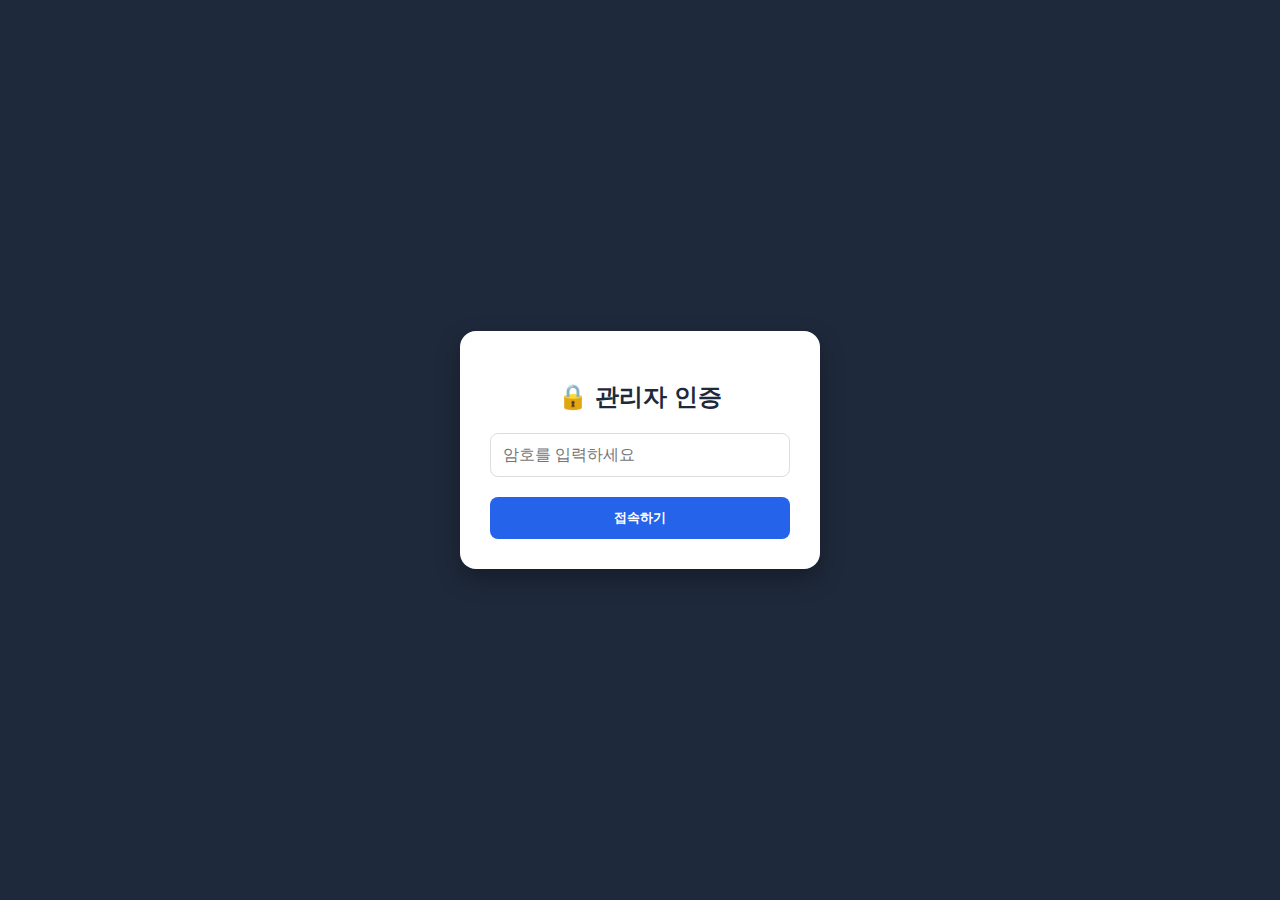
<file: admin/index.html>
<!DOCTYPE html>
<html lang="ko">
<head>
    <meta charset="UTF-8">
    <meta name="viewport" content="width=device-width, initial-scale=1.0">
    <title>솔라시도 관리자 인증</title>
    <style>
        body { background: #1e293b; display: flex; align-items: center; justify-content: center; height: 100vh; margin: 0; font-family: sans-serif; }
        .login-box { background: white; padding: 30px; border-radius: 16px; box-shadow: 0 10px 25px rgba(0,0,0,0.3); text-align: center; width: 300px; }
        h2 { color: #1e293b; margin-bottom: 20px; }
        input { width: 100%; padding: 12px; margin-bottom: 20px; border: 1px solid #ddd; border-radius: 8px; box-sizing: border-box; font-size: 1rem; }
        button { width: 100%; padding: 12px; background: #2563eb; color: white; border: none; border-radius: 8px; font-weight: bold; cursor: pointer; }
    </style>
</head>
<body>
    <div class="login-box">
        <h2>🔒 관리자 인증</h2>
        <input type="password" id="adminPw" placeholder="암호를 입력하세요" onkeypress="if(event.keyCode==13) checkPw()">
        <button onclick="checkPw()">접속하기</button>
    </div>

    <script>
        function checkPw() {
            const pw = document.getElementById('adminPw').value;
            // 여기에 사장님만 아는 암호를 설정하세요 (예: 1234)
            if (pw === "1234") { 
                sessionStorage.setItem("isLoggedIn", "true");
                location.href = "admin.html"; // 모바일 메인으로 이동
            } else {
                alert("암호가 틀렸습니다.");
            }
        }
    </script>
</body>
</html>
</file>
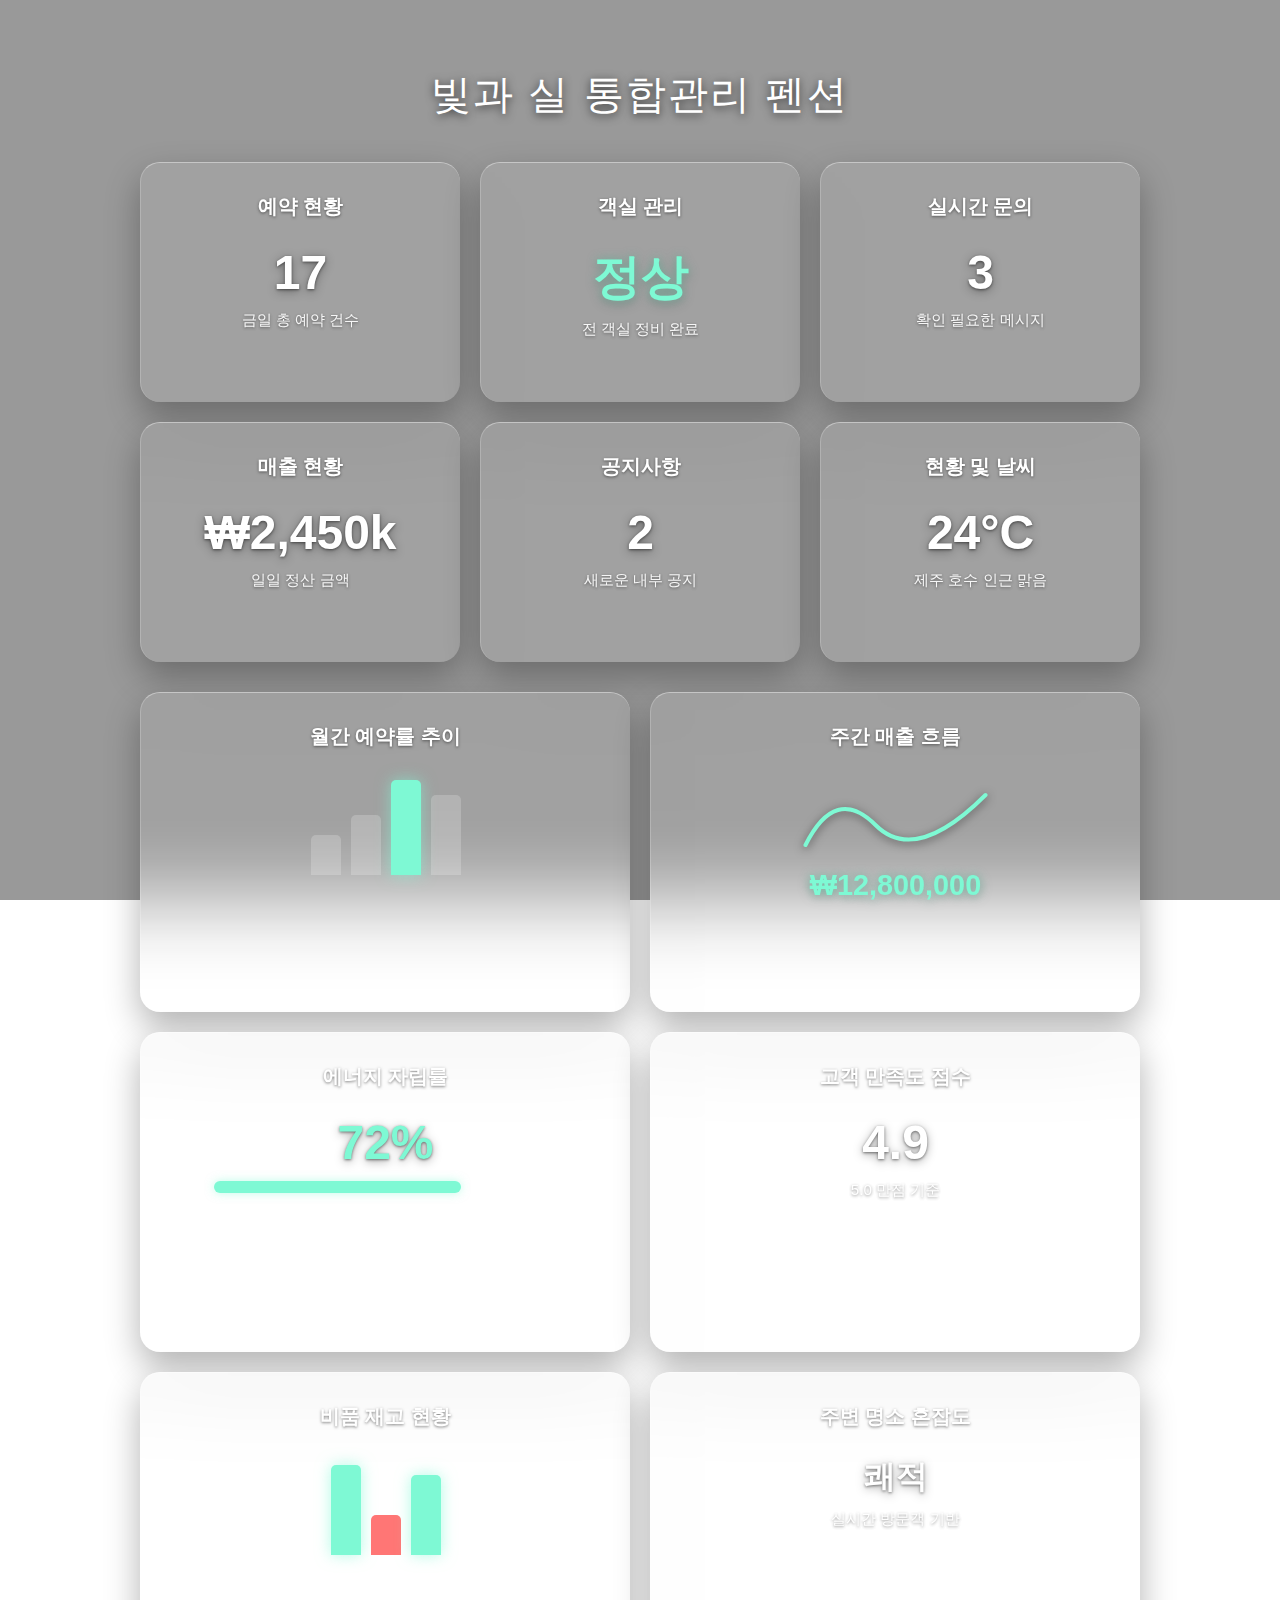
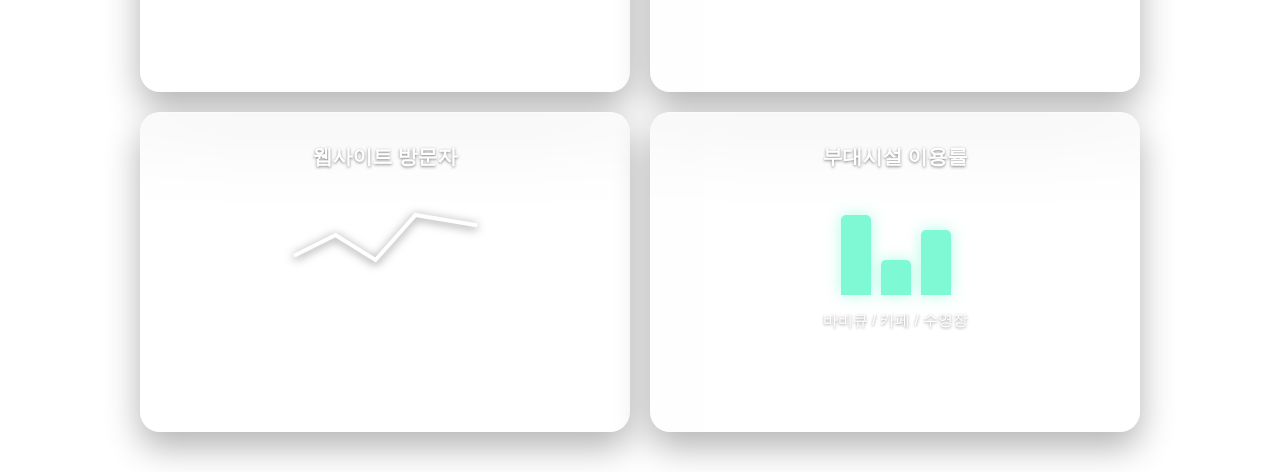
<file: example.html>
<!DOCTYPE html>
<html lang="ko">
<head>
    <meta charset="UTF-8">
    <title>빛과 실 통합관리 펜션</title>
    <style>
        body {
            margin: 0; padding: 40px 0; min-height: 100vh;
            display: flex; flex-direction: column; align-items: center;
            /* 배경 어둡게 조절하여 글자 가독성 확보 */
            background: linear-gradient(rgba(0,0,0,0.4), rgba(0,0,0,0.4)), 
                        url('https://images.unsplash.com/photo-1506744038136-46273834b3fb?auto=format&fit=crop&w=1920&q=80');
            background-size: cover; background-attachment: fixed; background-position: center;
            font-family: 'Pretendard', 'Apple SD Gothic Neo', sans-serif; 
            color: #ffffff;
            /* 전역 텍스트 그림자: 글자가 배경에 묻히지 않게 함 */
            text-shadow: 0 1px 3px rgba(0,0,0,0.5);
        }

        h1 { 
            font-size: 2.5rem; margin-bottom: 40px; font-weight: 500; 
            letter-spacing: 2px;
            text-shadow: 0 2px 10px rgba(0,0,0,0.7);
        }

        .container { display: flex; flex-direction: column; gap: 30px; }
        
        /* 글래스모피즘 카드 스타일 강화 */
        .glass-card {
            background: rgba(255, 255, 255, 0.08); /* 투명도 살짝 증가 */
            backdrop-filter: blur(40px); -webkit-backdrop-filter: blur(40px);
            border-top: 1px solid rgba(255, 255, 255, 0.4);
            border-left: 1px solid rgba(255, 255, 255, 0.2);
            border-radius: 20px; padding: 30px;
            box-shadow: 0 15px 35px rgba(0,0,0,0.3);
            box-sizing: border-box;
            cursor: pointer; overflow: hidden;
            transition: transform 0.3s ease, background 0.3s ease;
        }

        .glass-card:hover { background: rgba(255, 255, 255, 0.12); }

        .top-grid {
            display: grid; grid-template-columns: repeat(3, 320px);
            grid-template-rows: repeat(2, 240px); gap: 20px;
        }
        .bottom-grid {
            display: grid; grid-template-columns: repeat(2, 490px);
            grid-template-rows: repeat(4, 320px); gap: 20px;
        }

        /* 슬라이드 상세창 가독성 */
        .details {
            max-height: 0; opacity: 0;
            transition: max-height 0.5s ease, opacity 0.5s ease;
            border-top: 1px solid rgba(255,255,255,0.2);
            margin-top: 0; padding-top: 0; 
            font-size: 1rem; line-height: 1.8; 
            color: #ffffff;
        }
        .glass-card.active .details { max-height: 200px; opacity: 1; margin-top: 25px; padding-top: 20px; }

        .card-title { 
            font-size: 1.25rem; text-align: center; margin-bottom: 25px; 
            font-weight: 600; color: #ffffff;
        }
        .big-num { 
            font-size: 3rem; font-weight: 800; text-align: center; margin: 10px 0;
            filter: drop-shadow(0 2px 5px rgba(0,0,0,0.3));
        }
        .point-color { color: #7ef9d4; text-shadow: 0 0 10px rgba(126, 249, 212, 0.5); }
        .sub-text { font-size: 0.95rem; opacity: 0.9; text-align: center; font-weight: 400; }

        /* 그래프 가독성 강화 */
        .chart-box { height: 100px; display: flex; align-items: flex-end; gap: 10px; justify-content: center; margin-bottom: 15px; }
        .bar { width: 30px; background: rgba(255, 255, 255, 0.2); border-radius: 5px 5px 0 0; }
        .bar.active { background: #7ef9d4; box-shadow: 0 0 15px rgba(126, 249, 212, 0.6); }
        
        .line-svg { width: 100%; height: 80px; filter: drop-shadow(0 2px 5px rgba(0,0,0,0.5)); }
        .line-path { stroke: #7ef9d4; stroke-width: 4; fill: none; stroke-linecap: round; }
    </style>
</head>
<body>

    <h1>빛과 실 통합관리 펜션</h1>

    <div class="container">
        <div class="top-grid">
            <div class="glass-card">
                <div class="card-title">예약 현황</div>
                <div class="big-num">17</div>
                <div class="sub-text">금일 총 예약 건수</div>
            </div>
            <div class="glass-card"><div class="card-title">객실 관리</div><div class="big-num point-color">정상</div><div class="sub-text">전 객실 정비 완료</div></div>
            <div class="glass-card"><div class="card-title">실시간 문의</div><div class="big-num">3</div><div class="sub-text">확인 필요한 메시지</div></div>
            <div class="glass-card"><div class="card-title">매출 현황</div><div class="big-num">₩2,450k</div><div class="sub-text">일일 정산 금액</div></div>
            <div class="glass-card"><div class="card-title">공지사항</div><div class="big-num">2</div><div class="sub-text">새로운 내부 공지</div></div>
            <div class="glass-card"><div class="card-title">현황 및 날씨</div><div class="big-num">24°C</div><div class="sub-text">제주 호수 인근 맑음</div></div>
        </div>

        <div class="bottom-grid">
            <div class="glass-card" onclick="this.classList.toggle('active')">
                <div class="card-title">월간 예약률 추이</div>
                <div class="chart-box">
                    <div class="bar" style="height: 40%;"></div>
                    <div class="bar" style="height: 60%;"></div>
                    <div class="bar active" style="height: 95%;"></div>
                    <div class="bar" style="height: 80%;"></div>
                </div>
                <div class="details">상세 내용: 전월 대비 예약률이 15% 상승했습니다.</div>
            </div>

            <div class="glass-card" onclick="this.classList.toggle('active')">
                <div class="card-title">주간 매출 흐름</div>
                <svg class="line-svg" viewBox="0 0 200 80">
                    <path class="line-path" d="M10,70 Q40,10 80,50 T190,20" />
                </svg>
                <div class="big-num point-color" style="font-size: 1.8rem;">₩12,800,000</div>
                <div class="details">상세 내용: 연휴 기간 매출이 집중되었습니다.</div>
            </div>

            <div class="glass-card" onclick="this.classList.toggle('active')">
                <div class="card-title">에너지 자립률</div>
                <div class="big-num" style="color: #7ef9d4;">72%</div>
                <div style="width: 80%; height: 12px; background: rgba(255,255,255,0.15); border-radius: 6px; margin: 0 auto; border: 1px solid rgba(255,255,255,0.2);">
                    <div style="width: 72%; height: 100%; background: #7ef9d4; border-radius: 6px; box-shadow: 0 0 10px rgba(126,249,212,0.5);"></div>
                </div>
                <div class="details">상세 내용: 태양광 에너지가 효율적으로 공급 중입니다.</div>
            </div>

            <div class="glass-card" onclick="this.classList.toggle('active')">
                <div class="card-title">고객 만족도 점수</div>
                <div class="big-num">4.9</div>
                <div class="sub-text">5.0 만점 기준</div>
                <div class="details">상세 내용: 친절한 응대 서비스 부문에서 만점을 기록했습니다.</div>
            </div>

            <div class="glass-card" onclick="this.classList.toggle('active')">
                <div class="card-title">비품 재고 현황</div>
                <div class="chart-box">
                    <div class="bar active" style="height: 90%;"></div>
                    <div class="bar" style="height: 40%; background: #ff7675;"></div>
                    <div class="bar active" style="height: 80%;"></div>
                </div>
                <div class="details">주의: 빨간색 비품(타월) 재고 보충이 시급합니다.</div>
            </div>

            <div class="glass-card" onclick="this.classList.toggle('active')">
                <div class="card-title">주변 명소 혼잡도</div>
                <div class="big-num" style="font-size: 2rem;">쾌적</div>
                <div class="sub-text">실시간 방문객 기반</div>
                <div class="details">인근 숲길 산책로 이용이 매우 원활합니다.</div>
            </div>

            <div class="glass-card" onclick="this.classList.toggle('active')">
                <div class="card-title">웹사이트 방문자</div>
                <svg class="line-svg" viewBox="0 0 200 80">
                    <path class="line-path" d="M10,60 L50,40 L90,65 L130,20 L190,30" style="stroke: #ffffff;"/>
                </svg>
                <div class="details">모바일 유입이 전체의 70%를 차지합니다.</div>
            </div>

            <div class="glass-card" onclick="this.classList.toggle('active')">
                <div class="card-title">부대시설 이용률</div>
                <div class="chart-box">
                    <div class="bar active" style="height: 80%;"></div>
                    <div class="bar active" style="height: 35%;"></div>
                    <div class="bar active" style="height: 65%;"></div>
                </div>
                <div class="sub-text">바비큐 / 카페 / 수영장</div>
                <div class="details">저녁 시간대 바비큐장 예약이 집중되어 있습니다.</div>
            </div>
        </div>
    </div>

</body>
</html>
</file>
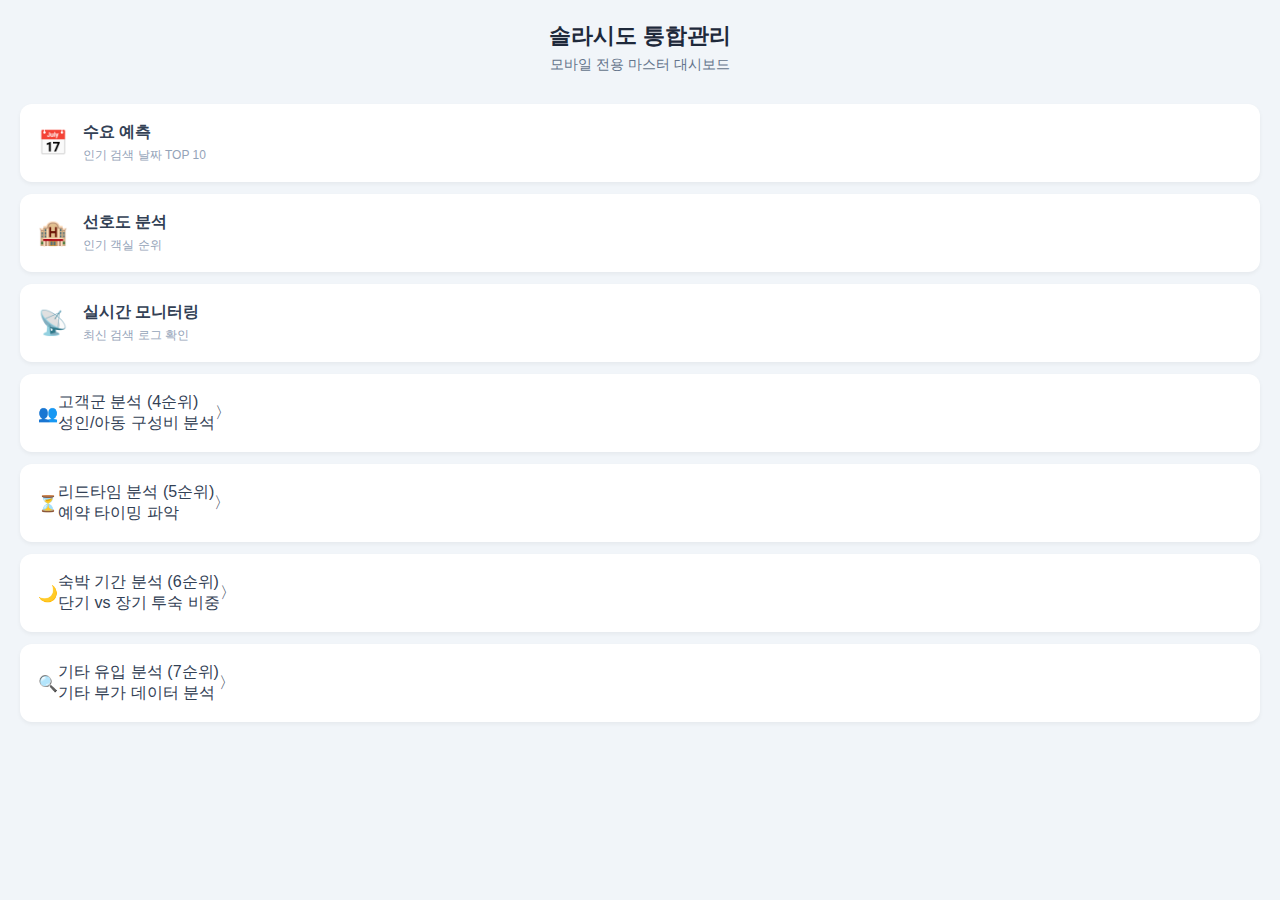
<file: admin/admin.html>
<!DOCTYPE html>
<html lang="ko">
<head>
    <meta charset="UTF-8">
    <meta name="viewport" content="width=device-width, initial-scale=1.0">
    <title>솔라시도 관리자 홈</title>
    <link rel="stylesheet" href="admin.css">
</head>
<body>
    <div class="admin-container">
        <header>
            <h1>솔라시도 통합관리</h1>
            <p>모바일 전용 마스터 대시보드</p>
        </header>

        <nav class="admin-menu">
            <a href="analysis_date/analysis_date.html" class="menu-item">
                <span class="icon">📅</span>
                <div class="text">
                    <strong>수요 예측</strong>
                    <small>인기 검색 날짜 TOP 10</small>
                </div>
            </a>
            
            <a href="analysis_room/analysis_room.html" class="menu-item">
                <span class="icon">🏨</span>
                <div class="text">
                    <strong>선호도 분석</strong>
                    <small>인기 객실 순위</small>
                </div>
            </a>

            <a href="monitor_log/monitor_log.html" class="menu-item">
                <span class="icon">📡</span>
                <div class="text">
                    <strong>실시간 모니터링</strong>
                    <small>최신 검색 로그 확인</small>
                </div>
            </a>
            <div class="menu-item" onclick="location.href='analysis_guest/analysis_guest.html'">
                <span class="menu-icon">👥</span>
                <div class="menu-info"><div class="menu-title">고객군 분석 (4순위)</div><div class="menu-desc">성인/아동 구성비 분석</div></div>
                <span class="menu-arrow">〉</span>
            </div>
            <div class="menu-item" onclick="location.href='analysis_lead/analysis_lead.html'">
                <span class="menu-icon">⏳</span>
                <div class="menu-info"><div class="menu-title">리드타임 분석 (5순위)</div><div class="menu-desc">예약 타이밍 파악</div></div>
                <span class="menu-arrow">〉</span>
            </div>
            <div class="menu-item" onclick="location.href='analysis_stay/analysis_stay.html'">
                <span class="menu-icon">🌙</span>
                <div class="menu-info"><div class="menu-title">숙박 기간 분석 (6순위)</div><div class="menu-desc">단기 vs 장기 투숙 비중</div></div>
                <span class="menu-arrow">〉</span>
            </div>
            <div class="menu-item" onclick="location.href='analysis_etc/analysis_etc.html'">
                <span class="menu-icon">🔍</span>
                <div class="menu-info"><div class="menu-title">기타 유입 분석 (7순위)</div><div class="menu-desc">기타 부가 데이터 분석</div></div>
                <span class="menu-arrow">〉</span>
            </div>
        </nav>
    </div>
    <script src="admin.js"></script>
</body>
</html>
</file>
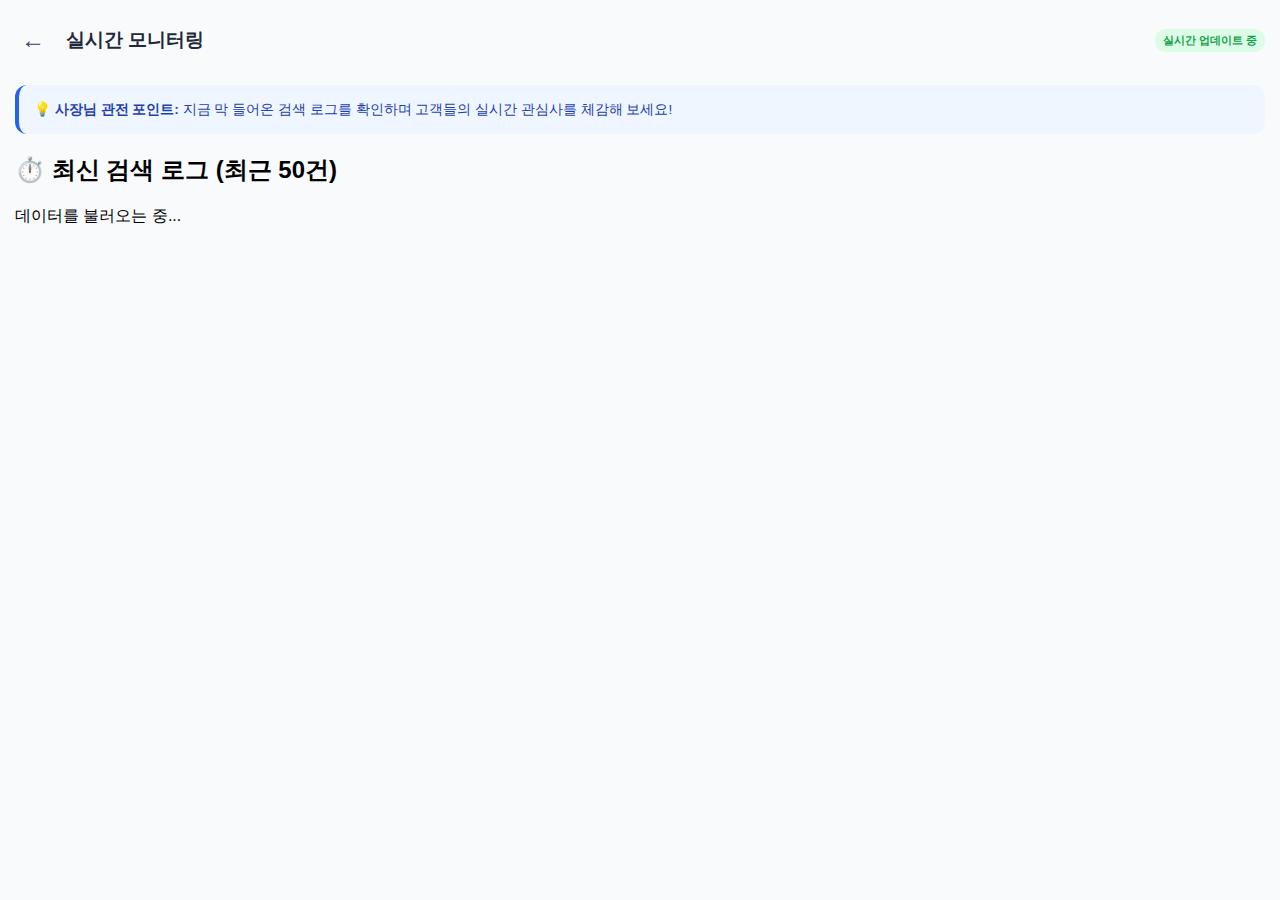
<file: admin/monitor_log/monitor_log.html>
<!DOCTYPE html>
<html lang="ko">
<head>
    <meta charset="UTF-8">
    <meta name="viewport" content="width=device-width, initial-scale=1.0">
    <title>실시간 모니터링 - 솔라시도</title>
    <link rel="stylesheet" href="monitor_log.css">
</head>
<body>
    <div class="monitor-container">
        <header class="nav-header">
            <button onclick="location.href='../admin.html'">←</button>
            <h1>실시간 모니터링</h1>
            <div id="refresh-status" class="status-badge">실시간 업데이트 중</div>
        </header>

        <section class="action-plan-section">
            <div class="action-card">
                <p>💡 <b>사장님 관전 포인트:</b> 지금 막 들어온 검색 로그를 확인하며 고객들의 실시간 관심사를 체감해 보세요!</p>
            </div>
        </section>

        <section class="log-section">
            <h2>⏱️ 최신 검색 로그 (최근 50건)</h2>
            <div id="log-timeline" class="timeline">
                <div class="loading">데이터를 불러오는 중...</div>
            </div>
        </section>
    </div>
    <script src="monitor_log.js"></script>
</body>
</html>
</file>
<file: admin/admin.css>
:root { --primary: #2563eb; --bg: #f1f5f9; }
body { font-family: -apple-system, sans-serif; background: var(--bg); margin: 0; }

.admin-container { padding: 20px; }

header { margin-bottom: 30px; text-align: center; }
header h1 { color: #1e293b; font-size: 1.4rem; margin: 0; }
header p { color: #64748b; font-size: 0.85rem; margin-top: 5px; }

.admin-menu { display: grid; gap: 12px; }

.menu-item { 
    display: flex; align-items: center; background: white; 
    padding: 18px; border-radius: 12px; text-decoration: none;
    box-shadow: 0 2px 4px rgba(0,0,0,0.05); color: #334155;
    transition: transform 0.1s;
}

.menu-item:active { transform: scale(0.98); background: #f8fafc; }

.menu-item .icon { font-size: 1.5rem; margin-right: 15px; }
.menu-item strong { display: block; font-size: 1rem; margin-bottom: 2px; }
.menu-item small { font-size: 0.75rem; color: #94a3b8; }
</file>
<file: admin/monitor_log/monitor_log.css>
:root { --primary: #2563eb; --bg: #f8fafc; }
body { font-family: -apple-system, sans-serif; background: var(--bg); margin: 0; padding: 0; }
.monitor-container { padding: 15px; }

.nav-header { display: flex; align-items: center; justify-content: space-between; margin-bottom: 20px; padding: 10px 0; }
.nav-header button { background: none; border: none; font-size: 1.5rem; cursor: pointer; color: #334155; }
.nav-header h1 { font-size: 1.2rem; margin: 0; flex-grow: 1; margin-left: 15px; color: #1e293b; }

.status-badge { font-size: 0.7rem; background: #dcfce7; color: #16a34a; padding: 4px 8px; border-radius: 12px; font-weight: bold; animation: pulse 2s infinite; }
@keyframes pulse { 0% { opacity: 1; } 50% { opacity: 0.5; } 100% { opacity: 1; } }

.action-card { background: #eff6ff; padding: 15px; border-radius: 12px; margin-bottom: 20px; border-left: 4px solid var(--primary); }
.action-card p { margin: 0; font-size: 0.85rem; color: #1e40af; line-height: 1.4; }

.timeline { display: flex; flex-direction: column; gap: 12px; }
.log-item { background: white; padding: 15px; border-radius: 12px; box-shadow: 0 2px 4px rgba(0,0,0,0.05); position: relative; border-left: 3px solid #cbd5e1; }
.log-time { font-size: 0.75rem; color: #94a3b8; margin-bottom: 5px; display: block; }
.log-content { font-size: 0.9rem; color: #334155; line-height: 1.4; }
.log-content b { color: var(--primary); }
.log-details { font-size: 0.8rem; color: #64748b; margin-top: 8px; padding-top: 8px; border-top: 1px dashed #e2e8f0; }
</file>
